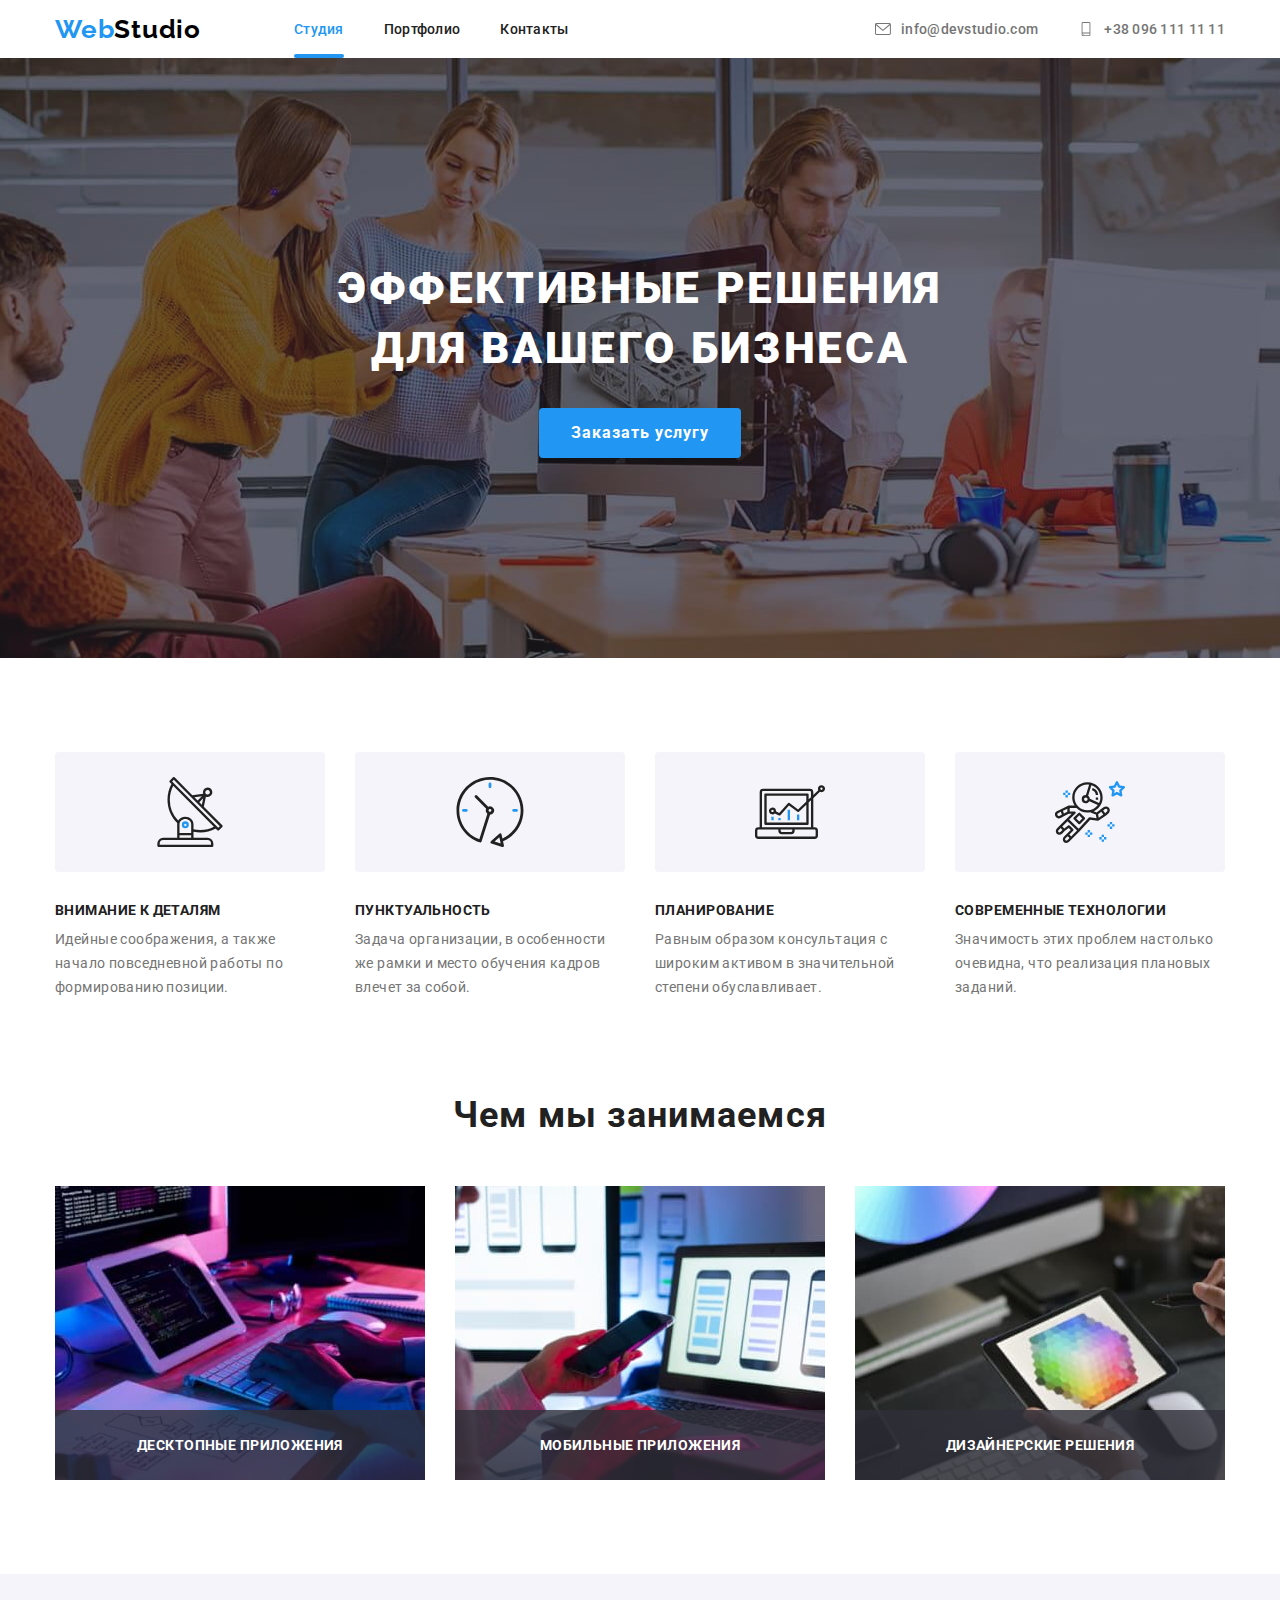
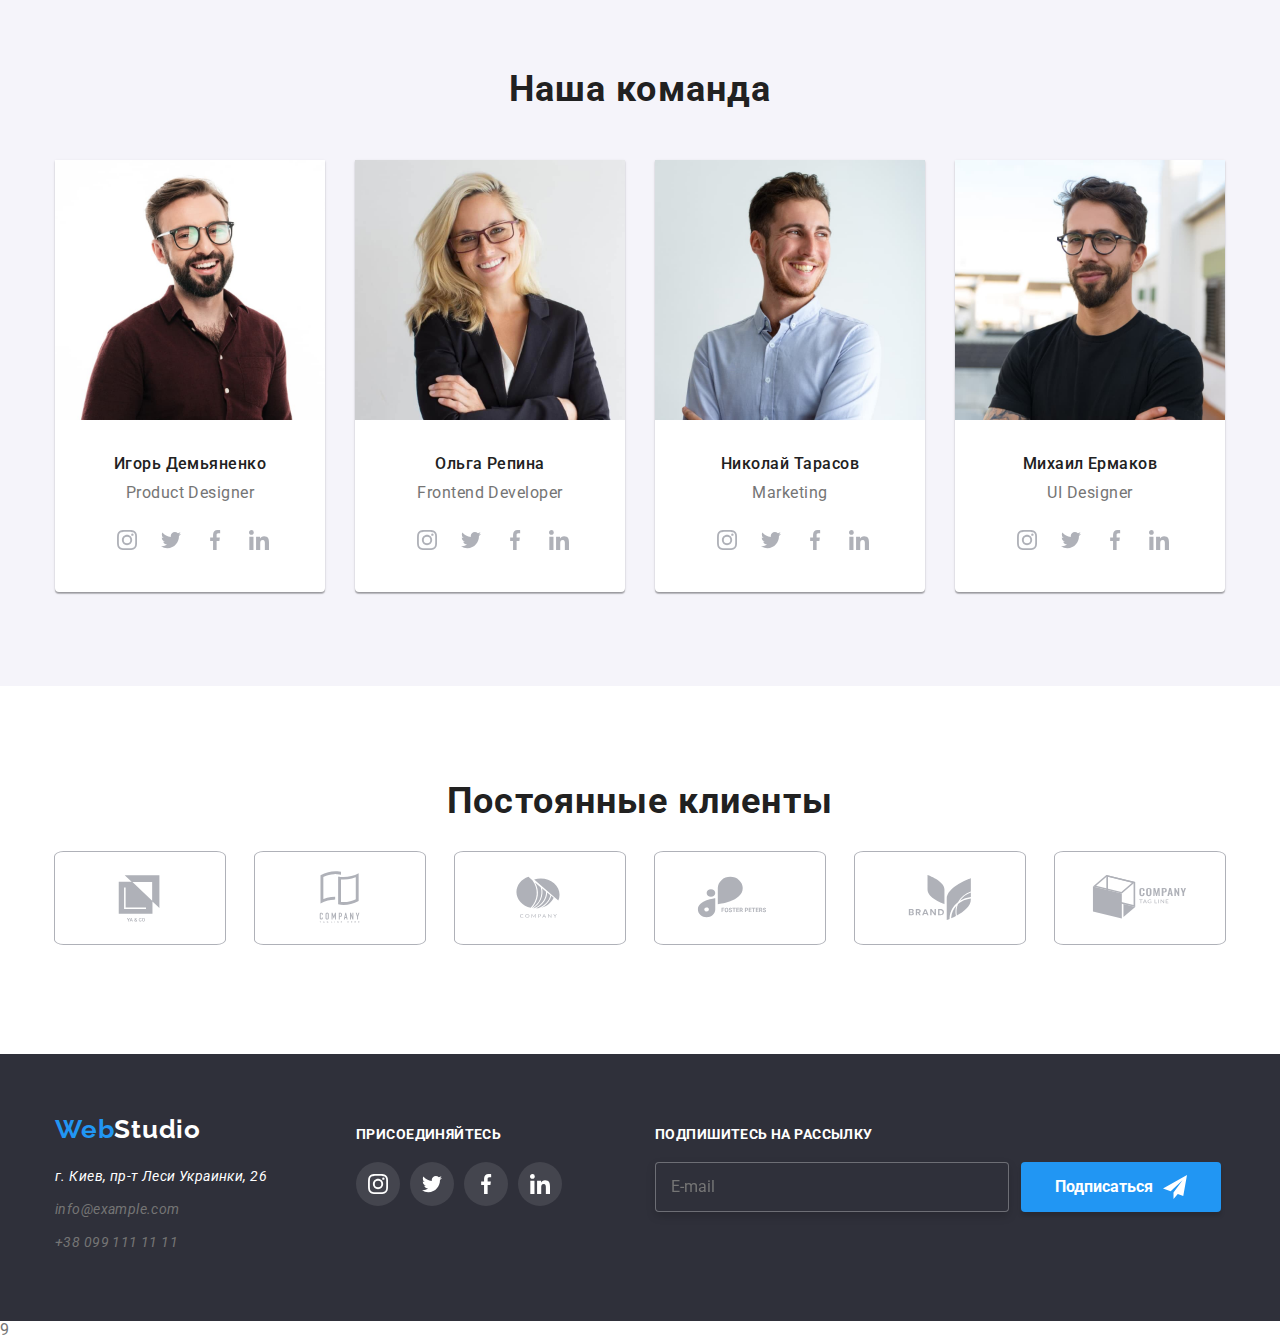
<file: index.html>
<!DOCTYPE html>
<html lang="ru">
<head>
    <meta charset="UTF-8">
    <meta http-equiv="X-UA-Compatible" content="IE=edge">
    <meta name="viewport" content="width=device-width, initial-scale=1.0">
    <title>WebStudio</title>
    <link rel="preconnect" href="https://fonts.googleapis.com">
    <link rel="preconnect" href="https://fonts.gstatic.com" crossorigin>
    <link href="https://fonts.googleapis.com/css2?family=Raleway&family=Roboto:wght@400;500;700;900&display=swap"
    rel="stylesheet">
    <link rel="stylesheet" href="https://cdnjs.cloudflare.com/ajax/libs/modern-normalize/1.1.0/modern-normalize.css">
    <link rel="stylesheet" href="./css/styles.css">
</head>
<body>
    <!-- Шапка сайта -->
    <header class="header">
        <div class="container main-nav">
            <nav class="navigat">
                <a class="logo link" href="./index.html" lang="en" aria-label="WebStudio"><span class="accent">Web</span>Studio</a>
                <ul class="sate-nav list">
                    <li class="sate-nav-item">
                        <a class="sate-nav-link link current" href="./index.html">Студия</a>
                    </li>
                    <li class="sate-nav-item">
                        <a class="sate-nav-link link" href="./portfolio.html">Портфолио</a>
                    </li>
                    <li class="sate-nav-item">
                        <a class="sate-nav-link link" href="">Контакты</a>
                    </li>
                </ul>
            </nav>
            <ul class="auth-nav list">
                <li class="auth-nav-item">
                    <a class="nav link" href="mailto:info@devstudio.com">
                        <svg class="auth-nav-svg">
                            <use href="./images/symbols.svg#icon-envelope"></use>
                        </svg> info@devstudio.com
                    </a>
            </li>
                <li class="auth-nav-item">
                    <a class="nav link" href="tel:+380961111111">
                        <svg class="auth-nav-svg">
                            <use href="./images/symbols.svg#icon-smartphone"></use>
                        </svg> +38 096 111 11 11
                    </a>
                </li>
            </ul>
        </div>
    </header>
    <main>
        <!-- Банер -->
        <section class="hero">
                <h1 class="hero-title">Эффективные решения <br> для вашего бизнеса</h1>
                <button class="button" type="button" data-modal-open>Заказать услугу</button>
        </section>
        <!-- Особенности -->
        <section class="section">
            <div class="container">
                <h2 class="feature-title visually-hidden">Особенности</h2>
                <ul class="feature-list list">
                    <li class="feature-list-item icon-antena">
                        <div class="feature-list-box">
                            <svg class="feature-list-svg" width="70" height="70">
                                <use href="./images/symbol-feasture.svg#icon-antenna"></use>
                            </svg>
                        </div>
                        <h3 class="feature-list-title">Внимание к деталям</h3>
                        <p class="feature-list-text">Идейные соображения, а также начало повседневной работы по формированию
                            позиции.</p>
                    </li>
                    <li class="feature-list-item icon-clock">
                        <div class="feature-list-box">
                            <svg class="feature-list-svg" width="70" height="70">
                                <use href="./images/symbol-feasture.svg#icon-clock"></use>
                            </svg>
                        </div>
                        <h3 class="feature-list-title">Пунктуальность</h3>
                        <p class="feature-list-text">Задача организации, в особенности же рамки и место обучения кадров влечет
                            за собой.</p>
                    </li>
                    <li class="feature-list-item icon-diagram">
                        <div class="feature-list-box">
                            <svg class="feature-list-svg" width="70" height="70">
                                <use href="./images/symbol-feasture.svg#icon-diagram"></use>
                            </svg>
                        </div>
                        <h3 class="feature-list-title">Планирование</h3>
                        <p class="feature-list-text">Равным образом консультация с широким активом в значительной степени
                            обуславливает.</p>
                    </li>
                    <li class="feature-list-item icon-astronaut">
                        <div class="feature-list-box">
                            <svg class="feature-list-svg" width="70" height="70" >
                                <use href="./images/symbol-feasture.svg#icon-astronaut"></use>
                            </svg>
                        </div>
                        <h3 class="feature-list-title">Современные технологии</h3>
                        <p class="feature-list-text">Значимость этих проблем настолько очевидна, что реализация плановых
                            заданий.</p>
                    </li>
                </ul>
            </div>
        </section>
        <!-- Чем мы занимаемся -->
        <section class="section no-padding">
            <div class="container">
                <h2 class="work-title">Чем мы занимаемся</h2>
                <ul class="work-list list">
                    <li class="work-list-item">
                        <img class="work-list-img" src="./images/work-box1.jpg" alt="работа за компьютером" width="370">
                        <div class="work-list-actions">
                            <p class="work-list-text">Десктопные приложения</p>
                        </div>
                    </li>
                    <li class="work-list-item">
                        <img class="work-list-img" src="./images/work-img2.jpg" alt="работа с компьютера и телефона" width="370">
                        <div class="work-list-actions">
                            <p class="work-list-text">Мобильные приложения</p>
                        </div>
                    </li>
                    <li class="work-list-item">
                        <img class="work-list-img" src="./images/work-box3.jpg" alt="работа за планшетом" width="370">
                        <div class="work-list-actions">
                            <p class="work-list-text">Дизайнерские решения</p>
                        </div>
                    </li>
                </ul>
            </div>
        </section>
        <!-- Наша команда -->
        <section class="section team">
            <div class="container">
                <h2 class="team-title">Наша команда</h2>
                <ul class="team-list list">
                    <li class="team-list-item">
                        <img class="team-list-img" src="./images/team-img4.jpg" alt="фото сотрудника" width="270">
                        <div class="team-list-content">
                            <h3 class="team-list-title">Игорь Демьяненко</h3>
                            <p class="team-list-text" lang="en">Product Designer</p>
                            <ul class="social-list list">
                                <li class="social-list-item">
                                    <a class="social-list-link" href="">
                                        <svg class="social-list-svg">
                                            <use href="./images/symbols.svg#icon-instagram"></use>
                                        </svg>
                                    </a>
                                </li>
                                <li class="social-list-item">
                                    <a class="social-list-link" href="">
                                        <svg class="social-list-svg">
                                            <use href="./images/symbols.svg#icon-twitter"></use>
                                        </svg>
                                    </a>
                                </li>
                                <li class="social-list-item">
                                    <a class="social-list-link" href="">
                                        <svg class="social-list-svg">
                                            <use href="./images/symbols.svg#icon-facebook"></use>
                                        </svg>
                                    </a>
                                </li>
                                <li class="social-list-item">
                                    <a class="social-list-link" href="">
                                        <svg class="social-list-svg">
                                            <use href="./images/symbols.svg#icon-linkedin"></use>
                                        </svg>
                                    </a>
                                </li>
                            </ul>
                        </div>
                    </li>
                    <li class="team-list-item">
                        <img class="team-list-img" src="./images/team-img5.jpg" alt="фото сотрудника" width="270">
                        <div class="team-list-content">
                            <h3 class="team-list-title">Ольга Репина</h3>
                            <p class="team-list-text" lang="en">Frontend Developer</p>
                            <ul class="social-list list">
                                <li class="social-list-item">
                                    <a class="social-list-link" href="">
                                        <svg class="social-list-svg">
                                            <use href="./images/symbols.svg#icon-instagram"></use>
                                        </svg>
                                    </a>
                                </li>
                                <li class="social-list-item">
                                    <a class="social-list-link" href="">
                                        <svg class="social-list-svg">
                                            <use href="./images/symbols.svg#icon-twitter"></use>
                                        </svg>
                                    </a>
                                </li>
                                <li class="social-list-item">
                                    <a class="social-list-link" href="">
                                        <svg class="social-list-svg">
                                            <use href="./images/symbols.svg#icon-facebook"></use>
                                        </svg>
                                    </a>
                                </li>
                                <li class="social-list-item">
                                    <a class="social-list-link" href="">
                                        <svg class="social-list-svg">
                                            <use href="./images/symbols.svg#icon-linkedin"></use>
                                        </svg>
                                    </a>
                                </li>
                            </ul>
                        </div>
                    </li>
                    <li class="team-list-item">
                        <img class="team-list-img" src="./images/team-img6.jpg" alt="фото сотрудника" width="270">
                        <div class="team-list-content">
                            <h3 class="team-list-title">Николай Тарасов</h3>
                            <p class="team-list-text" lang="en">Marketing</p>
                            <ul class="social-list list">
                                <li class="social-list-item">
                                    <a class="social-list-link" href="">
                                        <svg class="social-list-svg">
                                            <use href="./images/symbols.svg#icon-instagram"></use>
                                        </svg>
                                    </a>
                                </li>
                                <li class="social-list-item">
                                    <a class="social-list-link" href="">
                                        <svg class="social-list-svg">
                                            <use href="./images/symbols.svg#icon-twitter"></use>
                                        </svg>
                                    </a>
                                </li>
                                <li class="social-list-item">
                                    <a class="social-list-link" href="">
                                        <svg class="social-list-svg">
                                            <use href="./images/symbols.svg#icon-facebook"></use>
                                        </svg>
                                    </a>
                                </li>
                                <li class="social-list-item">
                                    <a class="social-list-link" href="">
                                        <svg class="social-list-svg">
                                            <use href="./images/symbols.svg#icon-linkedin"></use>
                                        </svg>
                                    </a>
                                </li>
                            </ul>
                        </div>
                    </li>
                    <li class="team-list-item">
                        <img class="team-list-img" src="./images/team-img7.jpg" alt="фото сотрудника" width="270">
                        <div class="team-list-content">
                            <h3 class="team-list-title">Михаил Ермаков</h3>
                            <p class="team-list-text" lang="en">UI Designer</p>
                            <ul class="social-list list">
                                <li class="social-list-item">
                                    <a class="social-list-link" href="">
                                        <svg class="social-list-svg">
                                            <use href="./images/symbols.svg#icon-instagram"></use>
                                        </svg>
                                    </a>
                                </li>
                                <li class="social-list-item">
                                    <a class="social-list-link" href="">
                                        <svg class="social-list-svg">
                                            <use href="./images/symbols.svg#icon-twitter"></use>
                                        </svg>
                                    </a>
                                </li>
                                <li class="social-list-item">
                                    <a class="social-list-link" href="">
                                        <svg class="social-list-svg">
                                            <use href="./images/symbols.svg#icon-facebook"></use>
                                        </svg>
                                    </a>
                                </li>
                                <li class="social-list-item">
                                    <a class="social-list-link" href="">
                                        <svg class="social-list-svg">
                                            <use href="./images/symbols.svg#icon-linkedin"></use>
                                        </svg>
                                    </a>
                                </li>
                            </ul>
                        </div>
                    </li>
                </ul>
            </div>
        </section>
        <!-- Постоянные клиенты -->
        <section class="section customers">
            <div class="container">
                <h2 class="customers-title">Постоянные клиенты</h2>
                <ul class="customers-list list">
                    <li class="customers-list-item">
                        <a class="customers-list-link" href="">
                            <svg class="customers-list-svg">
                                <use href="./images/symbols.svg#icon-yaico"></use>
                            </svg>
                        </a>
                    </li>
                    <li class="customers-list-item">
                        <a class="customers-list-link" href="">
                            <svg class="customers-list-svg">
                                <use href="./images/symbols.svg#icon-tagline"></use>
                            </svg>
                        </a>
                    </li>
                    <li class="customers-list-item">
                        <a class="customers-list-link" href="">
                            <svg class="customers-list-svg">
                                <use href="./images/symbols.svg#icon-company"></use>
                            </svg>
                        </a>
                    </li>
                    <li class="customers-list-item">
                        <a class="customers-list-link" href="">
                            <svg class="customers-list-svg">
                                <use href="./images/symbols.svg#icon-foster"></use>
                            </svg>
                        </a>
                    </li>
                    <li class="customers-list-item">
                        <a class="customers-list-link" href="">
                            <svg class="customers-list-svg">
                                <use href="./images/symbols.svg#icon-brand"></use>
                            </svg>
                        </a>
                    </li>
                    <li class="customers-list-item">
                        <a class="customers-list-link" href="">
                            <svg class="customers-list-svg">
                                <use href="./images/symbols.svg#icon-tag-line"></use>
                            </svg>
                        </a>
                    </li>
                </ul>
            </div>
        </section>
    </main>
    <!-- Подвал -->
    <footer class="footer">
        <div class="container top-padding">
            <div>
                <a class="logo link" href="./index.html" lang="en" aria-label="WebStudio"><span class="accent">Web</span>Studio</a>
                <address class="address">
                    <ul class="address-list list">
                        <li class="address-list-item">
                            <a class="address-list-website link" href="https://goo.gl/maps/iNDJrXHMCm6MuwAw8">г. Киев, пр-т Леси
                                Украинки, 26</a>
                        </li>
                        <li class="address-list-item">
                            <a class="address-list-link link" href="mailto:info@example.com">info@example.com</a>
                        </li>
                        <li class="address-list-item">
                            <a class="address-list-link link" href="tel:+380991111111">+38 099 111 11 11</a>
                        </li>
                    </ul>
                </address>
            </div>
            <div class="social">
                <h2 class="footer-title">ПРИСОЕДИНЯЙТЕСЬ</h2>
                <ul class="social-list list">
                    <li class="social-item">
                        <a class="social-link" href="">
                            <svg class="social-svg">
                                <use href="./images/symbols.svg#icon-instagram"></use>
                            </svg>
                        </a>
                    </li>
                    <li class="social-item">
                        <a class="social-link" href="">
                            <svg class="social-svg">
                                <use href="./images/symbols.svg#icon-twitter"></use>
                            </svg>
                        </a>
                    </li>
                    <li class="social-item">
                        <a class="social-link" href="">
                            <svg class="social-svg">
                                <use href="./images/symbols.svg#icon-facebook"></use>
                            </svg>
                        </a>
                    </li>
                    <li class="social-item">
                        <a class="social-link" href="">
                            <svg class="social-svg">
                                <use href="./images/symbols.svg#icon-linkedin"></use>
                            </svg>
                        </a>
                    </li>
                </ul>
            </div>
            <div class="subscription">
                <h2 class="subscription-title">Подпишитесь на рассылку</h2>
                <form action="#" class="subscription-form">
                    <input type="text" class="subscription-form-input" placeholder="E-mail">
                    <button class="subscription-form-button" type="submit">Подписаться
                        <svg class="subscription-form-button-svg">
                            <use href="./images/icons.svg#icon-icon"></use>
                        </svg>
                    </button>
                </form>
            </div>
        </div>
    </footer>
    <div class="backdrop is-hidden" data-modal>
        <div class="modal">
            <button type="button" class="modal-button" data-modal-close>
                <svg class="button-svg" xmlns="http://www.w3.org/2000/svg" width="18" height="18">
                    <path d="M15 4.108 13.892 3 9.5 7.392 5.108 3 4 4.108 8.392 8.5 4 12.892 5.108 14 9.5 9.608 13.892 14 15 12.892 10.608 8.5 15 4.108Z" />
                </svg>
            </button>
            <h2 class="modal-title">Оставьте свои данные, мы вам перезвоним</h2>
            <form action="#" class="modal-form">
                <div class="modal-form-wrapper">
                    <label class="modal-form-name" for="name">Имя</label>
                    <input type="text" class="modal-form-input" name="name" id="name" required>
                    <svg width="18" height="18" class="modal-form-input-svg">
                        <use href="./images/icons.svg#icon-person"></use>
                    </svg>
                </div>
                <div class="modal-form-wrapper">
                    <label for="tel">Телефон</label>
                    <input type="tel" class="modal-form-input" name="tel" id="tel" required>
                    <svg width="18" height="18" class="modal-form-input-svg">
                        <use href="./images/icons.svg#icon-phone"></use>
                    </svg>
                </div>
                <div class="modal-form-wrapper">
                    <label for="email">Почта</label>
                    <input type="email" class="modal-form-input" name="email" id="email" required>
                    <svg width="18" height="18" class="modal-form-input-svg">
                        <use href="./images/icons.svg#icon-email"></use>
                    </svg>
                </div>
                <label for="comment">Комментарий</label>
                <textarea class="modal-form-textarea" name="comment" id="comment" placeholder="Введите текст"></textarea>
                <input class="modal-form-agreement visually-hidden" type="checkbox" name="соглашение" value="agreement" id="agreement" >
                <label class="modal-form-check" for="agreement">Соглашаюсь с рассылкой и принимаю &nbsp;<a href="#">Условия договора</a></label>
                <div class="btn-wrapper">
                <button class="modal-form-button" type="submit">Отправить</button>
                </div>
            </form>
        </div>
    </div>
    <script src="./js/modal.js"></script>
</body>
</html>9
</file>
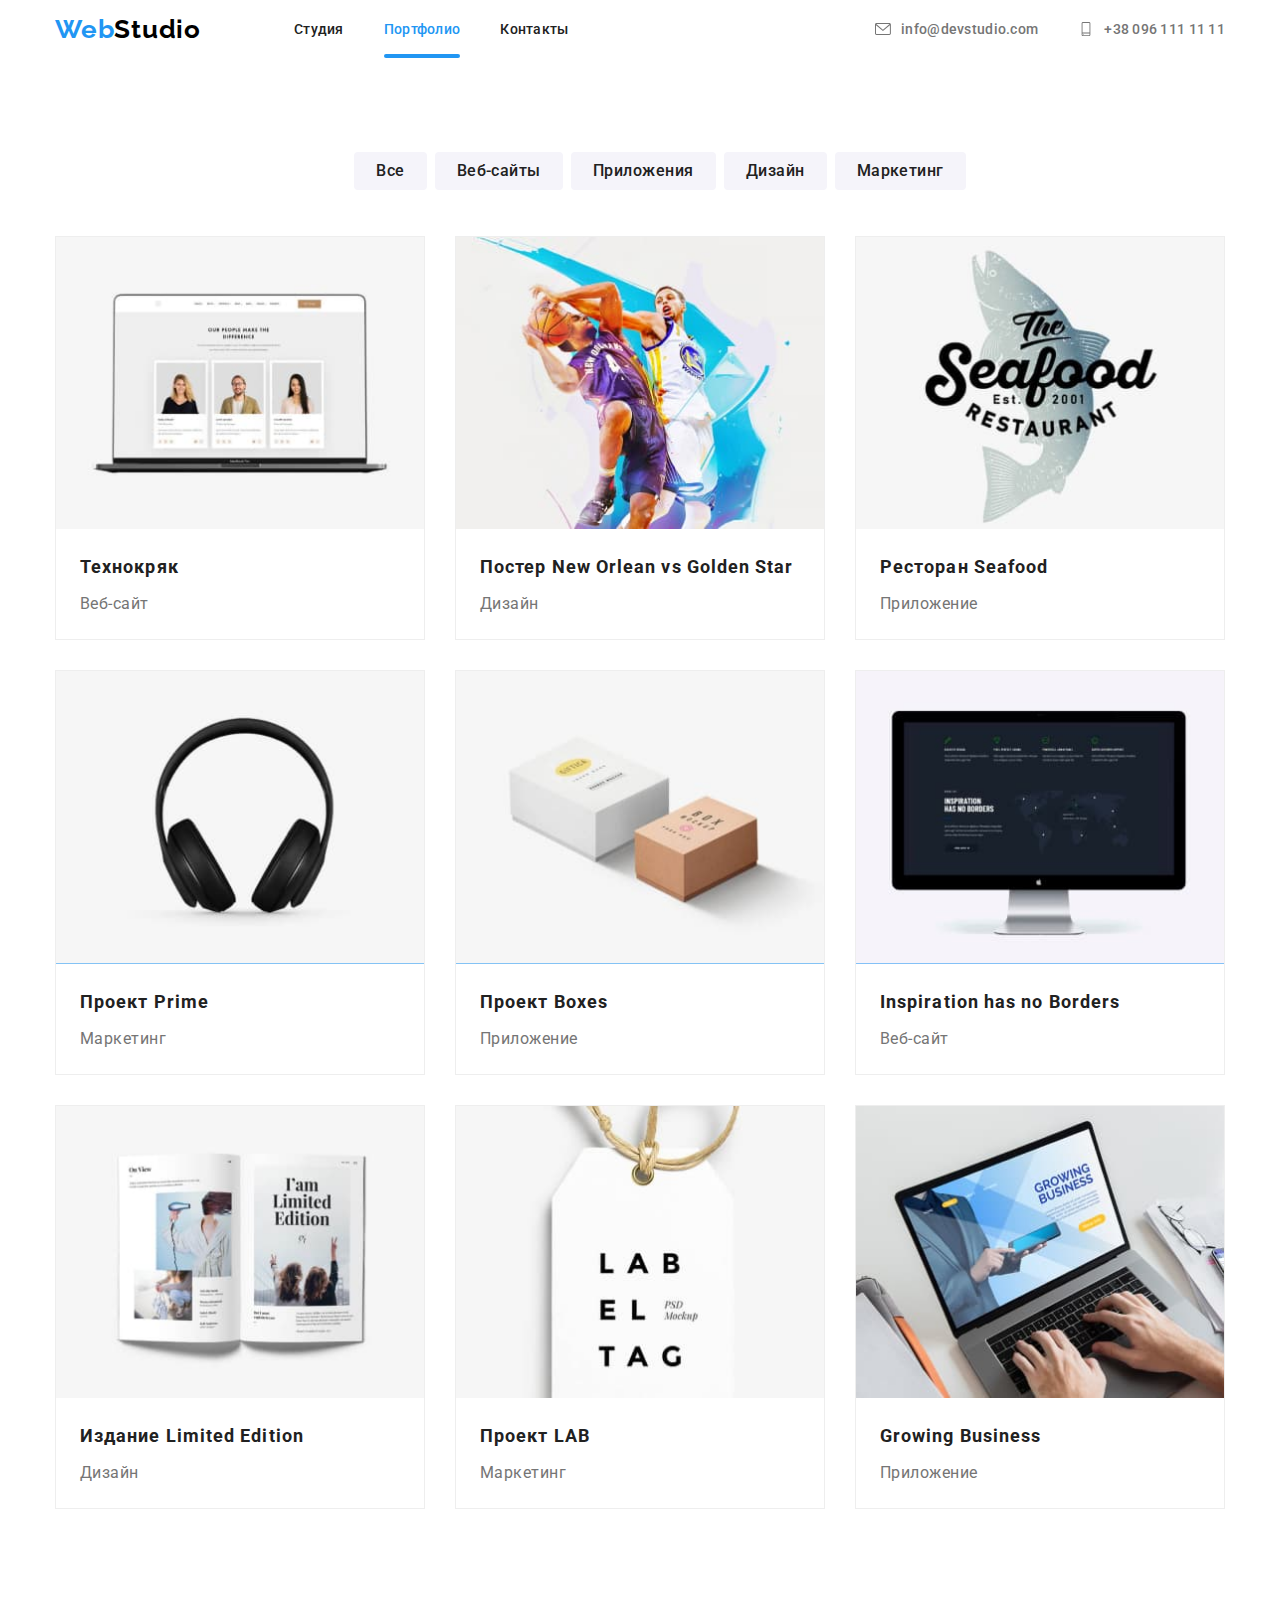
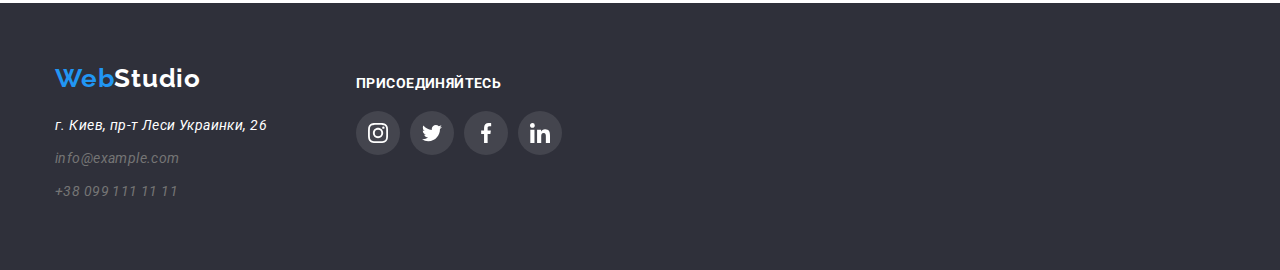
<file: portfolio.html>
<!DOCTYPE html>
<html lang="ru">
<head>
    <meta charset="UTF-8">
    <meta http-equiv="X-UA-Compatible" content="IE=edge">
    <meta name="viewport" content="width=device-width, initial-scale=1.0">
    <title>WebStudio</title>
    <link rel="preconnect" href="https://fonts.googleapis.com">
    <link rel="preconnect" href="https://fonts.gstatic.com" crossorigin>
    <link href="https://fonts.googleapis.com/css2?family=Raleway&family=Roboto:wght@400;500;700;900&display=swap"
    rel="stylesheet">
    <link rel="stylesheet" href="https://cdnjs.cloudflare.com/ajax/libs/modern-normalize/1.1.0/modern-normalize.css">
    <link rel="stylesheet" href="./css/styles.css">

</head>
<body>
    <!-- Шапка сайта -->
    <header class="header">
        <div class="container main-nav">
            <nav class="navigat">
                <a class="logo link" href="./index.html" lang="en" aria-label="WebStudio"><span class="accent">Web</span>Studio</a>
                <ul class="sate-nav list">
                    <li class="sate-nav-item">
                        <a class="sate-nav-link link" href="./index.html">Студия</a>
                    </li>
                    <li class="sate-nav-item">
                        <a class="sate-nav-link link current" href="./portfolio.html">Портфолио</a>
                    </li>
                    <li class="sate-nav-item">
                        <a class="sate-nav-link link" href="">Контакты</a>
                    </li>
                </ul>
            </nav>
            <ul class="auth-nav list">
                <li class="auth-nav-item">
                    <a class="nav link" href="mailto:info@devstudio.com">
                        <svg class="auth-nav-svg">
                            <use href="./images/symbols.svg#icon-envelope"></use>
                        </svg> info@devstudio.com
                    </a>
                </li>
                <li class="auth-nav-item">
                    <a class="nav link" href="tel:+380961111111">
                        <svg class="auth-nav-svg">
                            <use href="./images/symbols.svg#icon-smartphone"></use>
                        </svg> +38 096 111 11 11
                    </a>
                </li>
            </ul>
        </div>
    </header>
    <main>
        <!-- Портфолио -->
        <section class="section">
            <div class="container">
                <h2 class="portfolio-title visually-hidden">Портфолио</h2>
                <ul class="portfolio-filter list">
                    <li class="portfolio-filter-nav"><button class="portfolio-filter-button" type="button">Все</button></li>
                    <li class="portfolio-filter-nav"><button class="portfolio-filter-button" type="button">Вeб-сайты</button></li>
                    <li class="portfolio-filter-nav"><button class="portfolio-filter-button" type="button">Приложения</button></li>
                    <li class="portfolio-filter-nav"><button class="portfolio-filter-button" type="button">Дизайн</button></li>
                    <li class="portfolio-filter-nav"><button class="portfolio-filter-button" type="button">Маркетинг</button></li>
                </ul>
                <ul class="portfolio-list list">
                    <li class="portfolio-list-item">
                        <a class="portfolio-list-snare link" href="">
                            <div class="portfolio-list-actions"> 
                                <img class="portfolio-list-img" src="./images/portfolio-img8.jpg" alt="ноутбук с откритим сайтом" width="367">
                                <div class="portfolio-list-overlay">
                                    <p class="portfolio-list-overlay-text">Ресурс предлагает комплексные предложения с разным уровнем функционала и
                                    сервисов. Все это позволит посетителю получить
                                    исчерпывающие сведения о компании или частном лице.</p>
                                </div>
                            </div>
                            <h3 class="portfolio-list-title">Технокряк</h3>
                            <p class="portfolio-list-text">Веб-сайт</p>
                        </a>
                    </li>
                    <li class="portfolio-list-item">
                        <a class="portfolio-list-snare link" href="">
                            <div class="portfolio-list-actions">
                                <img class="portfolio-list-img" src="./images/portfolio-img9.jpg" alt="игра двух баскепболистов" width="367">
                                <div class="portfolio-list-overlay">
                                    <p class="portfolio-list-overlay-text">Ресурс предлагает комплексные предложения с разным уровнем функционала и
                                    сервисов. Все это позволит посетителю получить
                                    исчерпывающие сведения о компании или частном лице.</p>
                                </div>
                            </div>
                            <h3 class="portfolio-list-title">Постер <span lang="en">New Orlean vs Golden Star</span></h3>
                            <p class="portfolio-list-text">Дизайн</p>
                            <p></p>
                        </a>
                    </li>
                    <li class="portfolio-list-item">
                        <a class="portfolio-list-snare link" href="">
                            <div class="portfolio-list-actions">
                                <img class="portfolio-list-img" src="./images/portfolio-img10.jpg" alt="емблема ресторана с зображенням рыби" width="367">
                                <div class="portfolio-list-overlay">
                                    <p class="portfolio-list-overlay-text">Ресурс предлагает комплексные предложения с разным уровнем функционала и
                                    сервисов. Все это позволит посетителю получить
                                    исчерпывающие сведения о компании или частном лице.</p>
                                </div>
                            </div>
                            <h3 class="portfolio-list-title">Ресторан <span lang="en">Seafood</span></h3>
                            <p class="portfolio-list-text">Приложение</p>
                            <p></p>
                        </a>
                    </li>
                    <li class="portfolio-list-item">
                        <a class="portfolio-list-snare link" href="">
                            <div class="portfolio-list-actions">
                                <img class="portfolio-list-img" src="./images/portfolio-img11.jpg" alt="компьютерные наушники" width="367">
                                <div class="portfolio-list-overlay">
                                    <p class="portfolio-list-overlay-text">Ресурс предлагает комплексные предложения с разным уровнем функционала и
                                    сервисов. Все это позволит посетителю получить
                                    исчерпывающие сведения о компании или частном лице.</p>
                                </div>
                            </div>
                            <h3 class="portfolio-list-title">Проект <span lang="en">Prime</span></h3>
                            <p class="portfolio-list-text">Маркетинг</p>
                            <p></p>
                        </a>
                    </li>
                    <li class="portfolio-list-item">
                        <a class="portfolio-list-snare link" href="">
                            <div class="portfolio-list-actions">
                                <img class="portfolio-list-img" src="./images/portfolio-img12.jpg" alt="два картоних бокса" width="367">
                                <div class="portfolio-list-overlay">
                                    <p class="portfolio-list-overlay-text">Ресурс предлагает комплексные предложения с разным уровнем функционала и
                                    сервисов. Все это позволит посетителю получить
                                    исчерпывающие сведения о компании или частном лице.</p>
                                </div>
                            </div>
                            <h3 class="portfolio-list-title">Проект <span lang="en">Boxes</span></h3>
                            <p class="portfolio-list-text">Приложение</p>
                            <p></p>
                        </a>
                    </li>
                    <li class="portfolio-list-item">
                        <a class="portfolio-list-snare link" href=""> 
                            <div class="portfolio-list-actions">
                                <img class="portfolio-list-img" src="./images/portfolio-img13.jpg" alt="монитор компьютера с зображенням сайту" width="367">
                                <div class="portfolio-list-overlay">
                                    <p class="portfolio-list-overlay-text">Ресурс предлагает комплексные предложения с разным уровнем функционала и
                                    сервисов. Все это позволит посетителю получить
                                    исчерпывающие сведения о компании или частном лице.</p>
                                </div>
                            </div>
                            <h3 class="portfolio-list-title" lang="en">Inspiration has no Borders</h3>
                            <p class="portfolio-list-text">Веб-сайт</p>
                            <p></p>
                        </a>
                    </li>
                    <li class="portfolio-list-item">
                        <a class="portfolio-list-snare link" href="">
                            <div class="portfolio-list-actions">
                                <img class="portfolio-list-img" src="./images/portfolio-img14.jpg" alt="откритый журнал" width="367">
                                <div class="portfolio-list-overlay">
                                    <p class="portfolio-list-overlay-text">Ресурс предлагает комплексные предложения с разным уровнем функционала и
                                    сервисов. Все это позволит посетителю получить
                                    исчерпывающие сведения о компании или частном лице.</p>
                                </div>
                            </div>
                            <h3 class="portfolio-list-title">Издание <span lang="en">Limited Edition</span></h3>
                            <p class="portfolio-list-text">Дизайн</p>
                            <p></p>
                        </a>
                    </li>
                    <li class="portfolio-list-item">
                        <a class="portfolio-list-snare link" href="">
                            <div class="portfolio-list-actions">
                                <img class="portfolio-list-img" src="./images/portfolio-img15.jpg" alt="бирка" width="367">
                                <div class="portfolio-list-overlay">
                                    <p class="portfolio-list-overlay-text">Ресурс предлагает комплексные предложения с разным уровнем функционала и
                                    сервисов. Все это позволит посетителю получить
                                    исчерпывающие сведения о компании или частном лице.</p>
                                </div>
                            </div>
                            <h3 class="portfolio-list-title">Проект <span lang="en">LAB</span></h3>
                            <p class="portfolio-list-text">Маркетинг</p>
                            <p></p>
                        </a>
                    </li>
                    <li class="portfolio-list-item">
                        <a class="portfolio-list-snare link" href="">
                            <div class="portfolio-list-actions">
                                <img class="portfolio-list-img" src="./images/portfolio-img16.jpg" alt="робота за ноутбуком" width="368">
                                <div class="portfolio-list-overlay">
                                    <p class="portfolio-list-overlay-text">Ресурс предлагает комплексные предложения с разным уровнем функционала и
                                    сервисов. Все это позволит посетителю получить
                                    исчерпывающие сведения о компании или частном лице.</p>
                                </div>
                            </div>
                            <h3 class="portfolio-list-title" lang="en">Growing Business</h3>
                            <p class="portfolio-list-text">Приложение</p>
                            <p></p>
                        </a>
                    </li>
                </ul>
            </div>
        </section>
    </main>
    <!-- Подвал -->
    <footer class="footer">
        <div class="container top-padding">
            <div>
                <a class="logo link" href="./index.html" lang="en" aria-label="WebStudio"><span
                        class="accent">Web</span>Studio</a>
                <address class="address">
                    <ul class="address-list list">
                        <li class="address-list-item">
                            <a class="address-list-website link" href="https://goo.gl/maps/iNDJrXHMCm6MuwAw8">г. Киев, пр-т
                                Леси
                                Украинки, 26</a>
                        </li>
                        <li class="address-list-item">
                            <a class="address-list-link link" href="mailto:info@example.com">info@example.com</a>
                        </li>
                        <li class="address-list-item">
                            <a class="address-list-link link" href="tel:+380991111111">+38 099 111 11 11</a>
                        </li>
                    </ul>
                </address>
            </div>
            <div class="social">
                <h2 class="footer-title">ПРИСОЕДИНЯЙТЕСЬ</h2>
                <ul class="social-list list">
                    <li class="social-item">
                        <a class="social-link" href="">
                            <svg class="social-svg">
                                <use href="./images/symbols.svg#icon-instagram"></use>
                            </svg>
                        </a>
                    </li>
                    <li class="social-item">
                        <a class="social-link" href="">
                            <svg class="social-svg">
                                <use href="./images/symbols.svg#icon-twitter"></use>
                            </svg>
                        </a>
                    </li>
                    <li class="social-item">
                        <a class="social-link" href="">
                            <svg class="social-svg">
                                <use href="./images/symbols.svg#icon-facebook"></use>
                            </svg>
                        </a>
                    </li>
                    <li class="social-item">
                        <a class="social-link" href="">
                            <svg class="social-svg">
                                <use href="./images/symbols.svg#icon-linkedin"></use>
                            </svg>
                        </a>
                    </li>
                </ul>
            </div>
        </div>
    </footer>
</body>
</html>
</file>
<file: css/styles.css>
/* цвет заголовков текста #212121 */
/* цвет текста #757575 */
/* цвет белий #FFFFFF */
/* акцент #2196F3 */
/* цвет адреса rgba(255, 255, 255, 0.6) */

/* вторичный цвет фона #F5F4FA */
/* подвал цвет фона  #F5F4FA */

:root {
    --main-font: "Roboto", sans-serif;
    --primary-text-color: #757575;
    --title-text-color: #212121;
    --accent-color: #2196F3;
    --main-background-color: #FFFFFF;
    --secondary-background-color: #F5F4FA;
    --time-cubic-bezier: 250ms cubic-bezier(0.4, 0, 0.2, 1); 
}

body {
    font-family: var(--main-font);
    font-style: normal;
    background-color: var(--main-background-color);
    color: var(--primary-text-color);
}

.visually-hidden {
    position: absolute !important;
    clip: rect(1px 1px 1px 1px);
    clip: rect(1px, 1px, 1px, 1px);
    padding: 0 !important;
    border: 0 !important;
    height: 1px !important;
    width: 1px !important;
    overflow: hidden;
}

.container {
    width: 1200px;
    padding: 0px 15px;
    margin-left: auto;
    margin-right: auto;
    /* outline: 2px solid tomato; */
}

.section {
    padding-bottom: 94px;
    padding-top: 94px;
}
.list {
    list-style: none;
}

.link {
    text-decoration: none;
    color: inherit;
}

.logo {
    font-family: 'Raleway';
    font-style: normal;
    font-weight: 700;
    font-size: 26px;
    line-height: 1.192;
    letter-spacing: 0.03em;
    color: #000000;
}

.accent {
    color: var(--accent-color);
}

.auth-nav {
    font-style: normal;
} 



/* header */
.main-nav {
    display: flex;
    align-items: center;
}

.navigat {
    display: flex;
    align-items: center;
}

.sate-nav,
.auth-nav {
    display: flex;
    padding: 0;
    margin: 0;
}

.sate-nav {
    margin-left: 93px;
}

.auth-nav {
    margin-left: auto;
}

.sate-nav .sate-nav-item + .sate-nav-item {
    margin-left: 40px;
}

.sate-nav-link {
    position: relative;
    display: block;
    padding-top: 21px;
    padding-bottom: 21px;
    font-weight: 500;
    font-size: 14px;
    line-height: 1.143;
    letter-spacing: 0.02em;
    color: var(--title-text-color);
    transition: color var(--time-cubic-bezier);
}

.sate-nav-link:hover,
.sate-nav-link:focus,  
.nav:hover,
.nav:focus {
    color: var(--accent-color);
}

.current {
    color: var(--accent-color);
}

.current::after {
    content: '';
    position: absolute;
    display: block;
    width: 100%;
    height: 4px;
    left: 0;
    bottom: 0;
    background: #2196F3;
    border-radius: 2px;
}

.auth-nav .auth-nav-item + .auth-nav-item {
    margin-left: 40px;
}

.nav {
    display: flex;
    align-items: center;
    /* display: inline-block;  */
    padding-top: 21px;
    padding-bottom: 21px;
    font-weight: 500;
    font-size: 14px;
    line-height: 1.143;
    letter-spacing: 0.02em;
    color: var(--primary-text-color);
    align-items: center;
    transition: color var(--time-cubic-bezier);
}


.auth-nav-svg {
    margin-right: 10px;
    width: 16px;
    height: 14px;
    fill: #757575;
}

.nav:hover .auth-nav-svg,
.nav:focus .auth-nav-svg {
    fill: var(--accent-color);
}

/* Hero */
.hero {
    text-align: center;
    background-color: #2F303A;
    max-width: 1600px;
    height: 600px;
    margin: auto;
    top: 80px;
    background-image: linear-gradient( 
        to right, rgba(47, 48, 58, 0.4), 
        rgba(47, 48, 58, 0.4)), 
        url(../images/hero-Img..jpg);
    background-position: center;

}

.hero-title {
    padding-top: 200px;
    margin-top: 0;
    margin-bottom: 30px;
    font-weight: 900;
    font-size: 44px;
    line-height: 1.364; 
    /* text-align: center; */       
    letter-spacing: 0.06em;
    text-transform: uppercase;
    color: #FFFFFF;
}

.button {
    border-radius: 4px;
    padding: 10px 32px;
    min-width: 200px;
    box-shadow: 0px 4px 4px rgba(0, 0, 0, 0.15);
    border: #2196F3;
    
    font-family: 'Roboto';
    font-style: normal;
    font-weight: 700;
    font-size: 16px;
    line-height: 1.875;
    display: inline-block;
    align-items: center;
    text-align: center;
    letter-spacing: 0.06em;
    color: #FFFFFF;
    background-color: #2196F3;
    cursor: pointer;
}

/* Feature */

.feature-list,
.feature-list-title,
.feature-list-text {
    margin: 0;
    padding: 0;
    display: flex;
}

.feature-list .feature-list-item + .feature-list-item {
    margin-left: 30px;
}

.feature-list-item {
    width: 270px;
}

.feature-list-box {
    display: flex;
    align-items: center;
    justify-content: center; 
    margin: 0;
    margin-bottom: 30px;
    padding: 0;
    width: 270px;
    height: 120px;
    background-color: #F5F4FA;
    border-radius: 4px;
}

/* .feature-list-svg {
    width: 70px;
    height: 70px;
} */

/* .feature-list-item::before{
    display: block;
    content: "";
    width: 270px;
    height: 120px;
    margin-bottom: 30px;
    background: #F5F4FA;
    border-radius: 4px;
    background-image: url();
    background-repeat: no-repeat;
    background-position: center;
}

.icon-antena::before{
    background-image: url(../images/antenna\ 1\ \(1\).svg);
}

.icon-clock::before{
    background-image: url(../images/clock\ 1\ \(1\).svg);
}

.icon-diagram::before{
    background-image: url(../images/diagram\ 1\ \(1\).svg);
}

.icon-astronaut::before{
    background-image: url(../images/astronaut\ 1\ \(1\).svg);
} */

.feature-list-title {
    margin-bottom: 10px;
    font-weight: 700;
    font-size: 14px;
    line-height: 1.143;
    letter-spacing: 0.03em;
    text-transform: uppercase;
    color: var(--title-text-color);
}

.feature-list-text {
    font-weight: 400;
    font-size: 14px;
    line-height: 1.714;
    letter-spacing: 0.03em;
}

/* Work */ 
.section.no-padding {
    padding-top: 0;
}

.work-title {
    margin-top: 0;
    margin-bottom: 50px;
}

.work-list {
    margin: 0;
    padding: 0;
    display: flex;
}

.work-list .work-list-item + .work-list-item {
    margin-left: 30px;
}

.work-list-item {
    position: relative; 
}

.work-list-img {
    display: block;
}

.work-list-actions {
    position: absolute;
    width: 370px;
    height: 70px;
    left: 0;
    bottom: 0;
    background: rgba(47, 48, 58, 0.8);
}

.work-list-text {
    margin-top: 27px;
    font-family: 'Roboto';
    font-style: normal;
    font-weight: 700;
    font-size: 14px;
    line-height: 16px;
    text-align: center;
    letter-spacing: 0.03em;
    text-transform: uppercase;
    color: #FFFFFF;
}

.work-title,
.team-title,
.customers-title {
    font-weight: 700;
    font-size: 36px;
    line-height: 1.167;
    text-align: center;
    letter-spacing: 0.03em;
    color: var(--title-text-color);
}

/* Team */
.team {
    background-color: var(--secondary-background-color);
}

.team-title {
    margin-top: 0;
    margin-bottom: 50px;
}

.team-list {
    display: flex;
    margin: 0;
    padding: 0;
}

.team-list .team-list-item + .team-list-item {
    margin-left: 30px;
}

.team-list-content {
    padding: 30px 50px;
}

.team-list-item {
    width: 270px;
    background: #FFFFFF;
    box-shadow: 0px 1px 3px rgba(0, 0, 0, 0.12), 0px 1px 1px rgba(0, 0, 0, 0.14), 0px 2px 1px rgba(0, 0, 0, 0.2);
    border-radius: 0px 0px 4px 4px;
}

.team-list-title {
    margin: 0;
    margin-bottom: 10px;
    font-weight: 500;
    font-size: 16px;
    line-height: 1.188;
    text-align: center;
    letter-spacing: 0.03em;
    color: var(--title-text-color);
}

.team-list-text {
    margin-top: 0;
    margin-bottom: 16px;
    font-weight: 400;
    font-size: 16px;
    line-height: 1.188;
    text-align: center;
    letter-spacing: 0.03em;
}

.social-list {
    padding: 0;
    display: flex;
    justify-content: space-between;
}

.social-list-link {
    display: flex;
    align-items: center;
    justify-content: center;
    width: 44px;
    height: 44px;
    border-radius: 50%;
    transition: background-color var(--time-cubic-bezier);
}

.social-list-link:hover,
.social-list-link:focus {
    background-color: var(--accent-color);
}

.social-list-link:hover .social-list-svg,
.social-list-link:focus .social-list-svg {
    fill: var(--main-background-color);

}

.social-list-svg {
    width: 20px;
    height: 20px;
    fill: #afb1b8;
    transition: fill var(--time-cubic-bezier);
}

/* Regular customers */
.customers-title {
    margin-top: 0;
}

.customers-list {
    padding: 0;
    display: flex;
    justify-content: space-between;
}

.customers-list-link {
    display: flex;
    align-items: center;
    justify-content: center;
    width: 170px;
    height: 92px;
    border-radius: 5%;
    outline: 1px solid #AFB1B8;
    transition: outline var(--time-cubic-bezier);
}

.customers-list-link:hover,
.customers-list-link:focus {
    outline: 1px solid #2196F3;
}

.customers-list-link:hover .customers-list-svg,
.customers-list-link:focus .customers-list-svg {
    fill: var(--accent-color);
}

.customers-list-svg {
    width: 106px;
    height: 60px;
    fill: #afb1b8;
    transition: fill var(--time-cubic-bezier);
}

/* Address */
.footer {
    background-color: #2F303A;
}

.container.top-padding {
    padding-top: 60px;
    padding-bottom: 75px;
    display: flex;
}

.address {
    width: 231px;
    height: 81px;
}

.address-list-website:hover,
.address-list-link:hover,
.address-list-website:focus,
.address-list-link:focus {
    color: var(--accent-color);
}

.address-list { 
    margin: 0;
    padding: 0;
}

.address-list .address-list-item + .address-list-item {
    margin-top: 9px;
}

.address-list-website {
    font-weight: 400;
    font-size: 14px;
    line-height: 1.714;
    letter-spacing: 0.03em;
    color: #FFFFFF;
    transition: color var(--time-cubic-bezier);
}

.address-list-link {
    font-weight: 400;
    font-size: 14px;
    line-height: 1.714;
    letter-spacing: 0.03em;
    color: var(--primary-text-color);
    transition: color var(--time-cubic-bezier);
}

.footer .logo {
    color: #FFFFFF;
    margin-bottom: 20PX;
    display: inline-block;
}

.footer-title {
    margin-bottom: 20px;
    margin-top: 0;
    font-family: 'Roboto';
    font-style: normal;
    font-weight: 700;
    font-size: 14px;
    line-height: 16px;
    letter-spacing: 0.03em;
    text-transform: uppercase;
    color: #FFFFFF;
}

.social{
    margin-top: 12px;
    margin-left: 70px;
    display: block;
    width: 206px;
    height: 80px;

}   

.social-list {
    padding: 0;
    display: flex;
    justify-content: space-between;
}

.social-link {
    display: flex;
    align-items: center;
    justify-content: center;
    width: 44px;
    height: 44px;
    border-radius: 50%;
    background: rgba(255, 255, 255, 0.1);
    transition: background-color var(--time-cubic-bezier);
}

.social-link:hover,
.social-link:focus {
    background-color: var(--accent-color);
}

.social-svg {
    width: 20px;
    height: 20px;
    fill: #ffffff;
}

.subscription {
    margin-left: 93px;
}

.subscription-title {
    margin-bottom: 20px;
    font-family: 'Roboto';
    font-style: normal;
    font-weight: 700;
    font-size: 14px;
    line-height: 16px;
    letter-spacing: 0.03em;
    text-transform: uppercase;
    color: #FFFFFF;
}

.subscription-form {
    display: flex;
    align-items: center;
    width: 570px;
    height: 50px;
}

.subscription-form-input {
    padding: 15px;
    height: 50px;
    width: 354px;
    border: 1px solid rgba(255, 255, 255, 0.3);
    filter: drop-shadow(0px 4px 4px rgba(0, 0, 0, 0.15));
    border-radius: 4px;
    background-color:  #2F303A;
}

.subscription-form-button {
    display: flex;
    justify-content: center;
    align-items: center;
    width: 200px;
    height: 50px;
    margin-left: 12px;
    background: #2196F3;
    box-shadow: 0px 4px 4px rgba(0, 0, 0, 0.15);
    border: #2196F3;
    border-radius: 4px;
    cursor: pointer;
    font-family: 'Roboto';
    font-style: normal;
    font-weight: 700;
    font-size: 16px;
    line-height: 30px;
    color: #FFFFFF;
}

.subscription-form-button-svg {

    margin-left: 10px;
    width: 24px;
    height: 24px;
    background-size: contain;
}

/* portfolio */

.portfolio-filter {
    display: flex;
    justify-content: center;
    margin-bottom: 46px;
    margin-top: 0;
}

.portfolio-filter .portfolio-filter-nav + .portfolio-filter-nav {
    margin-left: 8px;
}

.portfolio-filter-button {
    border-radius: 4px;
    padding: 6px 22px;
    border: var(--secondary-background-color);
    font-family: 'Roboto';
    font-style: normal;
    font-weight: 500;
    font-size: 16px;
    line-height: 1.625;
    text-align: center;
    letter-spacing: 0.03em;
    color: var(--title-text-color);
    background-color: var(--secondary-background-color);
    cursor: pointer;
    transition: color var(--time-cubic-bezier), background-color var(--time-cubic-bezier), box-shadow var(--time-cubic-bezier);
}

.portfolio-filter-button:hover,
.portfolio-filter-button:focus {
    background-color: var(--accent-color);
    color: #FFFFFF;
    box-shadow: 0px 3px 1px rgba(0, 0, 0, 0.1), 0px 1px 2px rgba(0, 0, 0, 0.08), 0px 2px 2px rgba(0, 0, 0, 0.12);
}

.portfolio-list {
    /* font-size: 0; */
    display: flex;
    flex-wrap: wrap;
    padding: 0;
    margin: 0;
}

.portfolio-list-item {
    display: flex;
    background: #FFFFFF;
    border: 1px solid #EEEEEE;
    width: 370px;  
    cursor: pointer;
    transition: box-shadow var(--time-cubic-bezier);        
}

.portfolio-list-item:not(:nth-child(3n)) {
    margin-right: 30px;
}

.portfolio-list-item:not(:nth-last-child(-n+3)) {
    margin-bottom: 30px;
}

.portfolio-list-item:hover,
.portfolio-list-item:focus {
    box-shadow: 0px 1px 1px rgba(0, 0, 0, 0.12), 0px 4px 4px rgba(0, 0, 0, 0.06), 1px 4px 6px rgba(0, 0, 0, 0.16);
}

.portfolio-list-item:hover .portfolio-list-overlay {
    /* opacity: 1; */
    transform: translateY(0);
}

.portfolio-list-actions {
    position: relative;
    overflow: hidden;
}

.portfolio-list-img {
    display: block;
    width: 100%;
}

.portfolio-list-title {
    margin-top: 20px;
    margin-bottom: 4px;
    margin-left: 24px;
    font-weight: 700;
    font-size: 18px;
    line-height: 2;
    letter-spacing: 0.06em;
    color: var(--title-text-color);
}

.portfolio-list-text {
    margin-top: 0;
    margin-bottom: 20px;
    margin-left: 24px;
    font-weight: 400;
    font-size: 16px;
    line-height: 1.875;
    letter-spacing: 0.03em;
    color: var(--primary-text-color);
}

.portfolio-list-overlay {
    position: absolute;
    top: 0;
    left: 0;
    width: 100%;
    height: 100%;
    background: rgba(33, 150, 243, 0.9);
    /* opacity: 0; */
    transform: translateY(100%);
    transition: transform var(--time-cubic-bezier)
}

.portfolio-list-overlay-text {
    margin-top: 63px;
    margin-left: 24px;
    margin-right: 24px;
    margin-bottom: 0;
    font-family: 'Roboto';
    font-style: normal;
    font-weight: 400;
    font-size: 18px;
    line-height: 28px;
    letter-spacing: 0.03em;
    color: #FFFFFF;
}

/* Overlay */
.backdrop {
    position: fixed;
    top: 0;
    left: 0;
    width: 100%;
    height: 100%;
    background-color:rgba(0, 0, 0, 0.2); 
    opacity: 1;
    transition: opacity var(--time-cubic-bezier);
}

.backdrop.is-hidden {
    opacity: 0;
    pointer-events: none;   
}

.backdrop.is-hidden .modal {
    transform: translate(-50%, -50%) scale(0.9);
}

.modal {
    position: absolute;
    padding: 40px;
    top: 50%;
    left: 50%;
    width: 528px;
    height: 581px;
    background-color: #FFFFFF;
    transform: translate(-50%, -50%) scale(1);
    transition: transform var(--time-cubic-bezier);

}

.modal-button {
    position: absolute;
    display: flex;
    align-items: center;
    justify-content: center;
    flex-direction: column-reverse;
    width: 30px;
    height: 30px;
    top: 8px;
    right: 8px;
    border-radius: 50%;
    background: #FFFFFF; 
    border: 1px solid rgba(0, 0, 0, 0.1);
    cursor: pointer;
}

.button-svg {
    width: 18px;
    height: 18px;
    fill: #000000;
    transition: fill var(--time-cubic-bezier);
}

.modal-button:hover .button-svg,
.modal-button:focus .button-svg {
    fill: var(--accent-color)
}

.modal-title {
    margin-top: 0;
    margin-bottom: 12px;
    font-family: 'Roboto';
    font-style: normal;
    font-weight: 700;
    font-size: 20px;
    line-height: 23px;
    text-align: center;
    letter-spacing: 0.03em;
    color: #212121;
}

.modal-form { 
    display: block;
    margin-bottom: 24px;
    font-family: 'Roboto';
    font-style: normal;
    font-weight: 400;
    font-size: 12px;
    line-height: 14px;
    letter-spacing: 0.01em;
    color: #757575;
}

.modal-form-wrapper {
    position: relative;
}

.modal-form-input {
    width: 100%;
    height: 40px;
    margin-bottom: 10px;
    margin-top: 4px;
    padding-left: 42px;
    cursor: pointer;
    border: 1px solid rgba(33, 33, 33, 0.2);
    border-radius: 4px;
    transition: fill var(--time-cubic-bezier);
}

.modal-form-input-svg {
    position: absolute ;
    left: 0;
    right: 0;
    margin-top: 14px;
    margin-left: 15px;
    transition: fill var(--time-cubic-bezier);
}

.modal-form-input:focus,
.modal-form-textarea:focus {
    outline: none;
    outline: 1px solid #2196F3;
}

.modal-form-input:focus + .modal-form-input-svg {
    fill: #2196F3;
}

.modal-form-textarea:focus::placeholder {
    color:  #2196F3;
}

.modal-form-textarea {
    padding: 12px 16px;
    width: 100%;
    height: 120px;
    margin-top: 4px;
    margin-bottom: 20px;
    border: 1px solid rgba(33, 33, 33, 0.2);
    border-radius: 4px;
    resize: none;
    transition: fill var(--time-cubic-bezier);
}

.modal-form-agreement {
    margin-bottom: 30px;
    width: 16px;
    height: 15px;
    background: #212121;
    border: 1px solid #000000;
    box-shadow: 0px 4px 4px rgba(0, 0, 0, 0.25);
    
}

.modal-form-agreement label {
    margin-bottom: 30px;
    font-family: 'Roboto';
    font-style: normal;
    font-weight: 400;
    font-size: 14px;
    line-height: 24px;
    letter-spacing: 0.03em;
    color: #757575;
}

.modal-form-check {
    display: flex;
    align-items: center;
    cursor: pointer;
}

.modal-form-check::before {
    display: inline-block;
    content: "";
    width: 16px;
    height: 16px;
    margin-right: 7px;
    margin-left: 18px;
    border: 2px solid #000000;
    border-radius: 2px;
    background: transparent;
    box-shadow: 0px 4px 4px rgba(0, 0, 0, 0.25);
}

.modal-form-agreement:checked + .modal-form-check::before {
    border: 1px solid #2196F3;
    background-color: #2196F3;
    background-image: url(../images/vector.svg);
    background-repeat: no-repeat;
    background-position: center;
    background-origin: border-box;
}

.btn-wrapper {
    display: flex;
    justify-content: center;
}

.modal-form-button {
    position: absolute;
    margin-top: 32px;
    width: 200px;
    height: 50px;  
    font-family: 'Roboto';
    font-style: normal;
    font-weight: 700;
    font-size: 16px;
    line-height: 30px;
    border: #2196F3;
    background: #2196F3;
    box-shadow: 0px 4px 4px rgba(0, 0, 0, 0.15);
    border-radius: 4px;
    cursor: pointer;
    display: flex;
    justify-content: center;
    align-items: center;
    letter-spacing: 0.06em;
    color: #FFFFFF;
}
</file>
